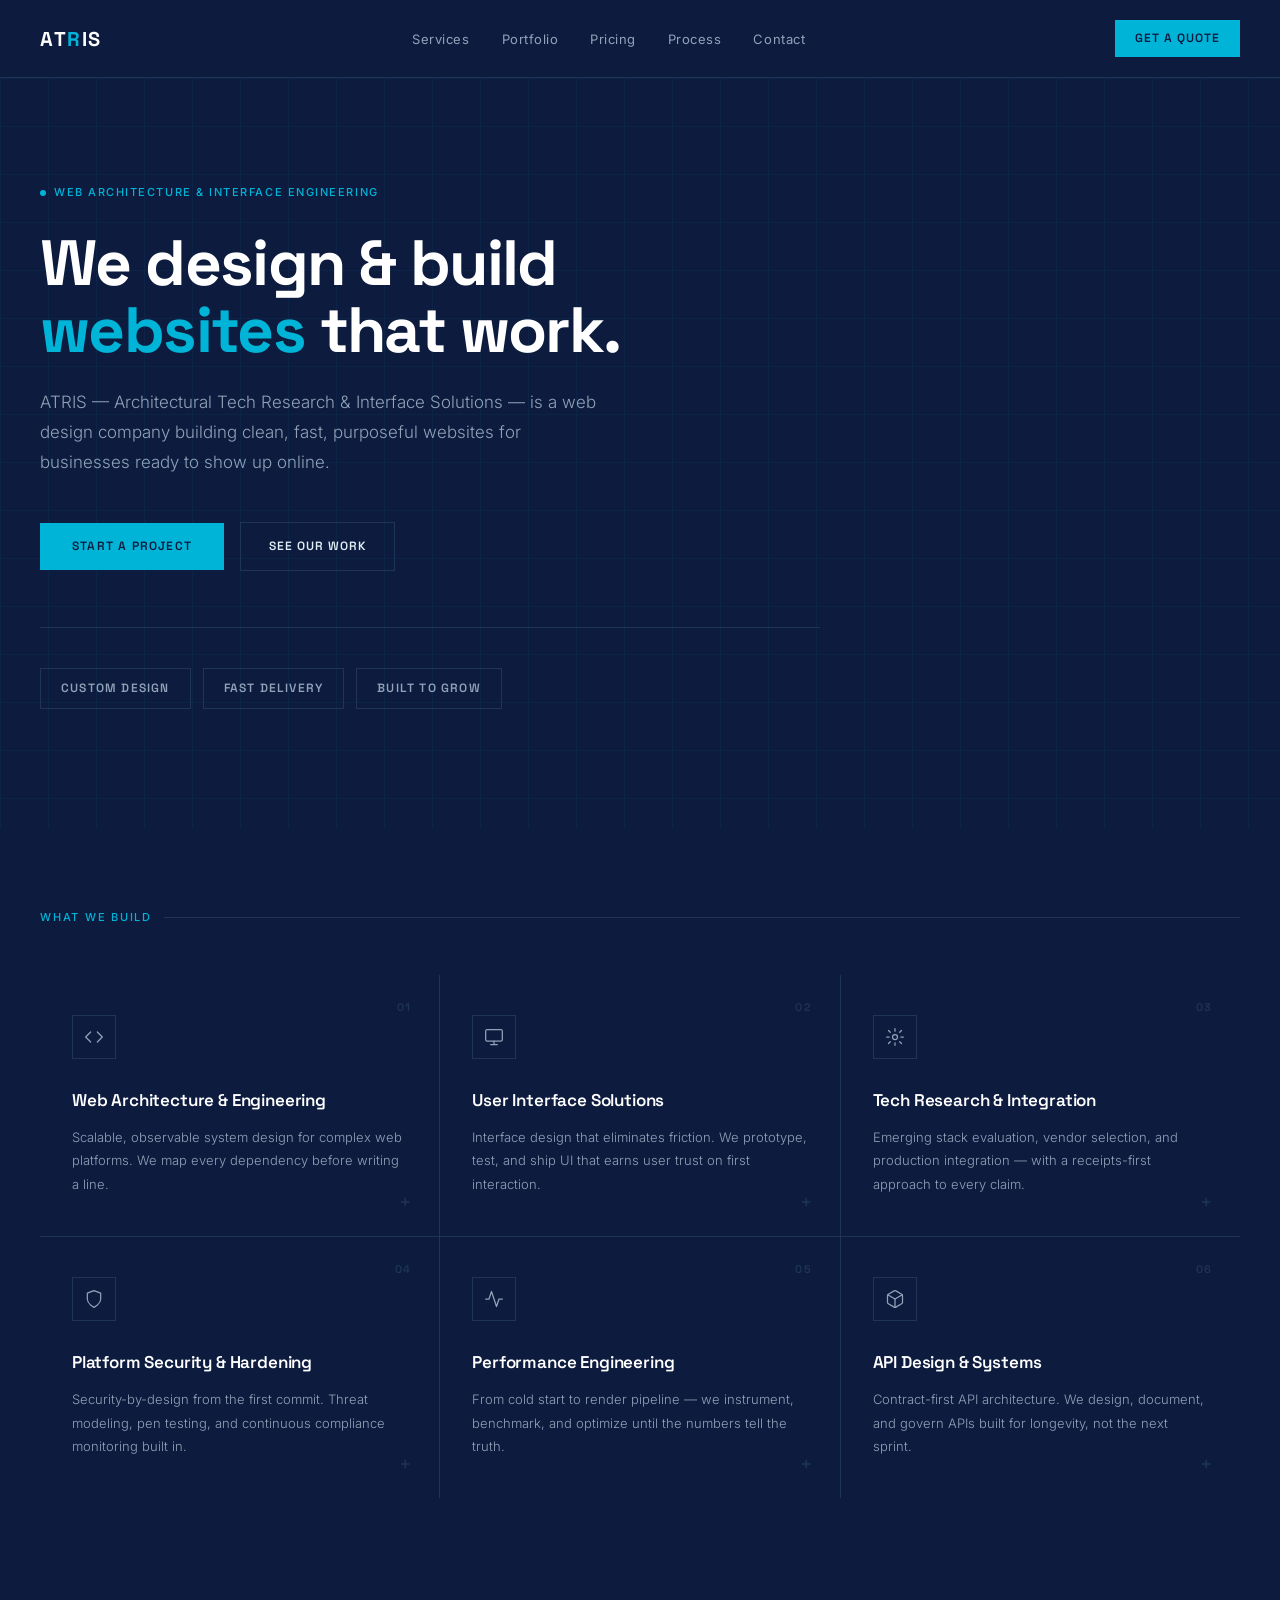
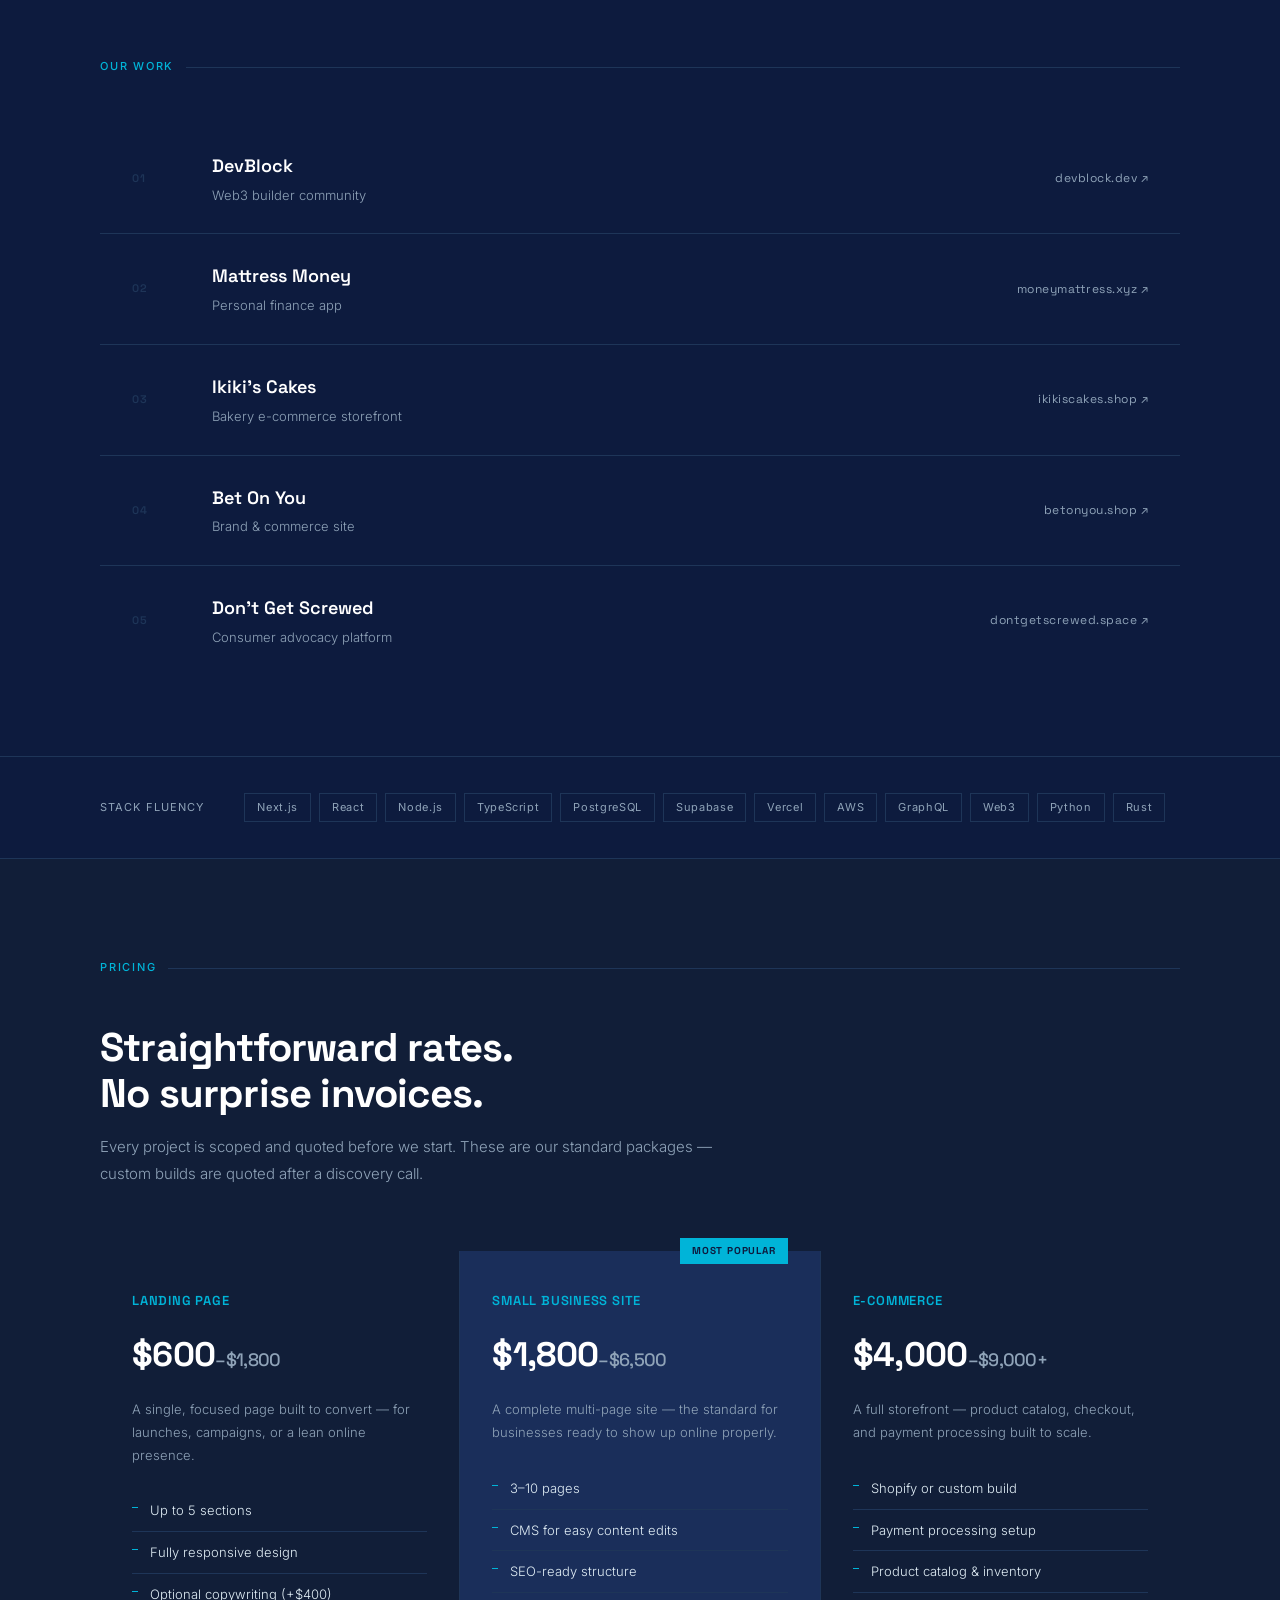
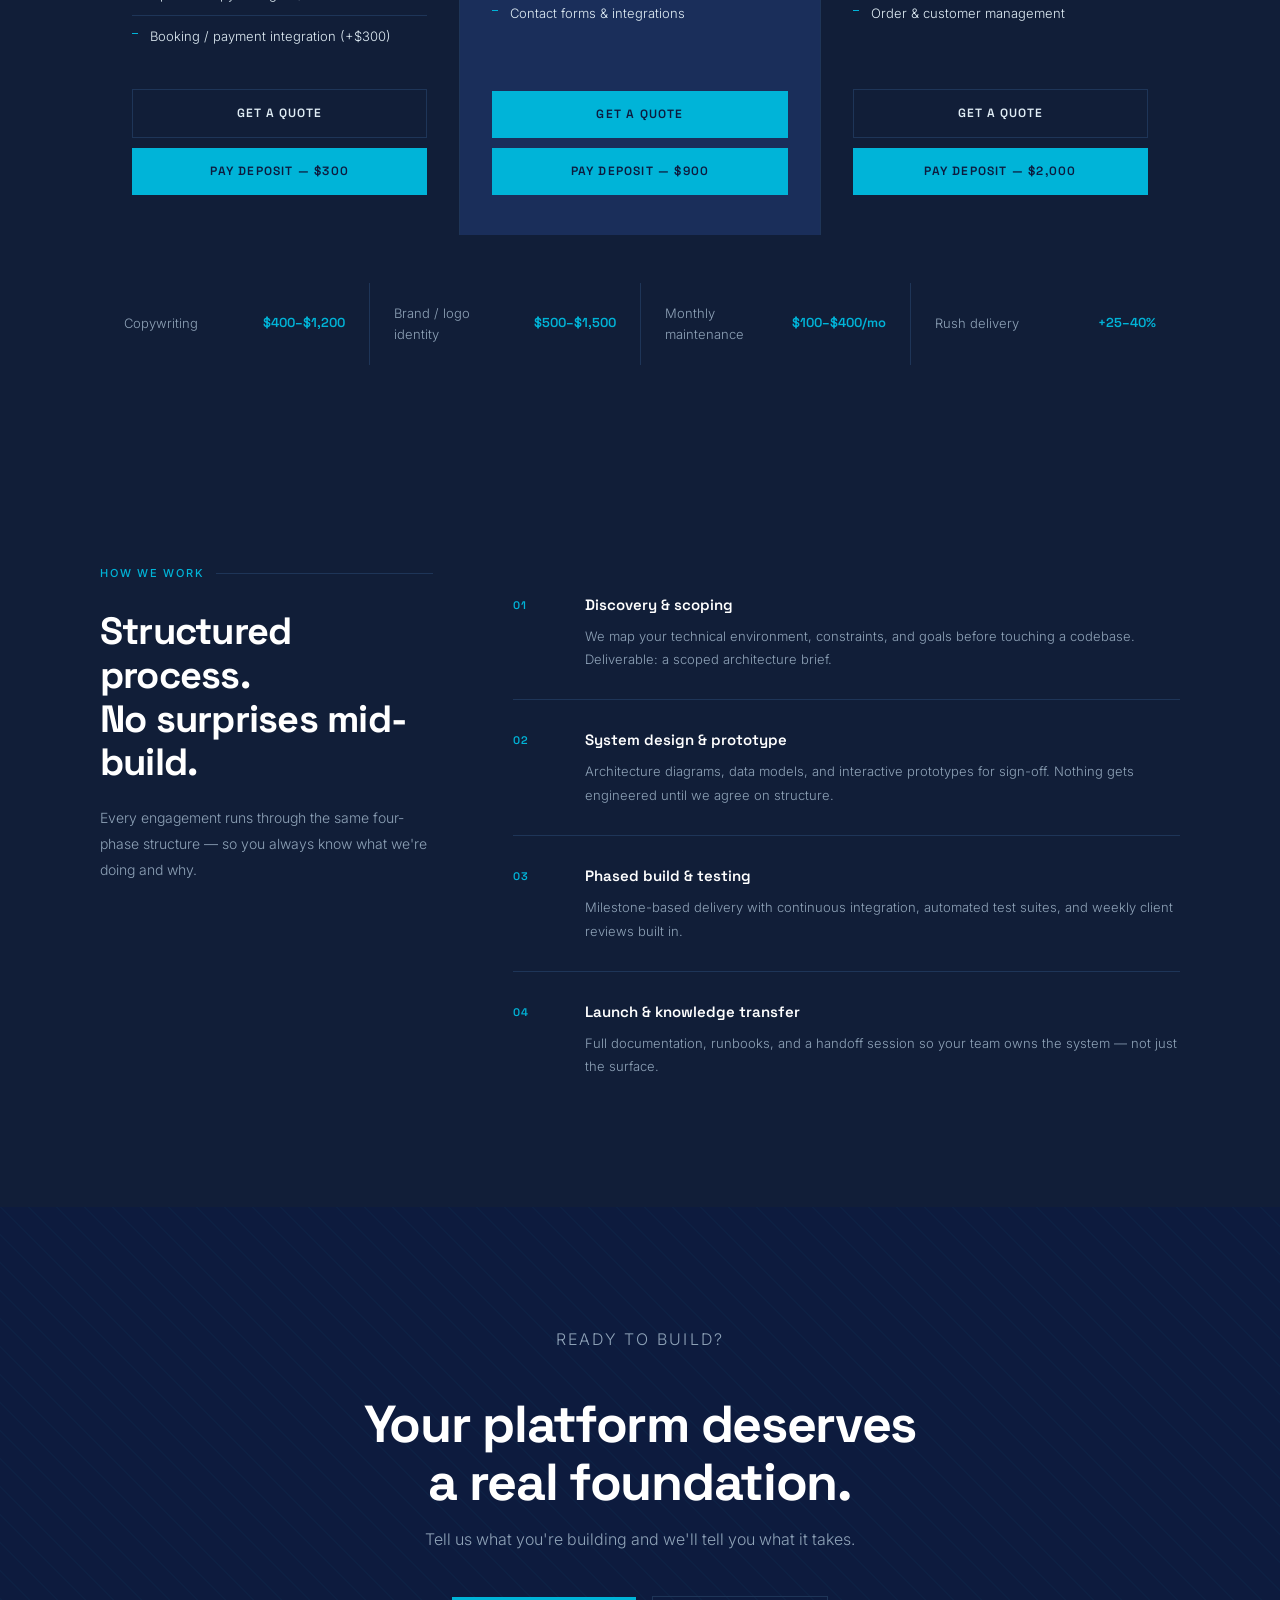
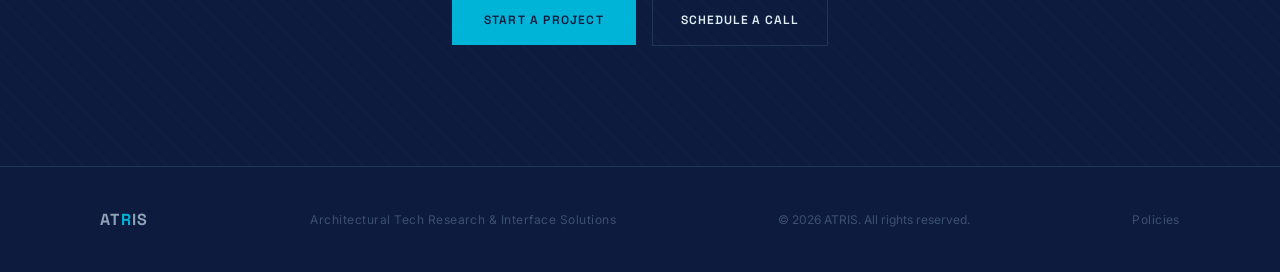
<file: index.html>
<!DOCTYPE html>
<html lang="en">
<head>
  <meta charset="UTF-8" />
  <meta name="viewport" content="width=device-width, initial-scale=1.0" />
  <title>ATRIS — Architectural Tech Research & Interface Solutions</title>
  <meta name="description" content="We build high-performance platforms, complex digital interfaces, and research-backed tech integration — engineered to carry real load." />
  <meta property="og:title" content="ATRIS — Architectural Tech Research & Interface Solutions" />
  <meta property="og:description" content="A web design company building clean, fast, purposeful websites." />
  <meta property="og:type" content="website" />
  <link rel="preconnect" href="https://fonts.googleapis.com" />
  <link rel="preconnect" href="https://fonts.gstatic.com" crossorigin />
  <link href="https://fonts.googleapis.com/css2?family=Space+Grotesk:wght@300;400;500;600;700&family=Inter:wght@300;400;500&display=swap" rel="stylesheet" />
  <link rel="stylesheet" href="style.css" />
</head>
<body>

  <!-- NAV -->
  <header class="a-nav">
    <a href="/" class="a-logo">AT<span>R</span>IS</a>
    <nav aria-label="Primary navigation">
      <ul class="a-nav-links">
        <li><a href="#services">Services</a></li>
        <li><a href="#portfolio">Portfolio</a></li>
        <li><a href="#pricing">Pricing</a></li>
        <li><a href="#process">Process</a></li>
        <li><a href="#contact">Contact</a></li>
      </ul>
    </nav>
    <a href="#contact" class="a-nav-cta">Get a Quote</a>
    <button class="a-hamburger" aria-label="Open menu" aria-expanded="false">
      <span></span><span></span><span></span>
    </button>
  </header>

  <!-- MOBILE NAV DRAWER -->
  <div class="a-mobile-nav" aria-hidden="true">
    <ul>
      <li><a href="#services">Services</a></li>
      <li><a href="#portfolio">Portfolio</a></li>
        <li><a href="#pricing">Pricing</a></li>
      <li><a href="#process">Process</a></li>
      <li><a href="#contact">Contact</a></li>
      <li><a href="#contact" class="a-nav-cta">Get a Quote</a></li>
    </ul>
  </div>

  <main>

    <!-- HERO -->
    <section class="a-hero" id="home">
      <div class="a-hero-grid" aria-hidden="true"></div>
      <div class="a-hero-inner">
        <div class="a-eyebrow">
          <span class="a-eyebrow-dot" aria-hidden="true"></span>
          Web Architecture & Interface Engineering
        </div>
        <h1>We design & build <em>websites</em> that work.</h1>
        <p class="a-hero-sub">ATRIS — Architectural Tech Research & Interface Solutions — is a web design company building clean, fast, purposeful websites for businesses ready to show up online.</p>
        <div class="a-hero-actions">
          <a href="#contact" class="a-btn-primary">Start a project</a>
          <a href="#portfolio" class="a-btn-ghost">See our work</a>
        </div>
        <div class="a-hero-pillars">
          <div class="a-pillar"><span>Custom design</span></div>
          <div class="a-pillar"><span>Fast delivery</span></div>
          <div class="a-pillar"><span>Built to grow</span></div>
        </div>
      </div>
    </section>

    <!-- SERVICES -->
    <section class="a-services" id="services">
      <div class="a-container">
        <div class="a-section-label">What we build</div>
        <div class="a-services-grid">

          <article class="a-service-card" data-num="01">
            <div class="a-service-icon" aria-hidden="true">
              <svg viewBox="0 0 24 24" fill="none" stroke-width="1.5" stroke-linecap="round" stroke-linejoin="round"><polyline points="16 18 22 12 16 6"/><polyline points="8 6 2 12 8 18"/></svg>
            </div>
            <h3>Web Architecture & Engineering</h3>
            <p>Scalable, observable system design for complex web platforms. We map every dependency before writing a line.</p>
          </article>

          <article class="a-service-card" data-num="02">
            <div class="a-service-icon" aria-hidden="true">
              <svg viewBox="0 0 24 24" fill="none" stroke-width="1.5" stroke-linecap="round" stroke-linejoin="round"><rect x="2" y="3" width="20" height="14" rx="2"/><path d="M8 21h8M12 17v4"/></svg>
            </div>
            <h3>User Interface Solutions</h3>
            <p>Interface design that eliminates friction. We prototype, test, and ship UI that earns user trust on first interaction.</p>
          </article>

          <article class="a-service-card" data-num="03">
            <div class="a-service-icon" aria-hidden="true">
              <svg viewBox="0 0 24 24" fill="none" stroke-width="1.5" stroke-linecap="round" stroke-linejoin="round"><circle cx="12" cy="12" r="3"/><path d="M12 2v3M12 19v3M4.22 4.22l2.12 2.12M17.66 17.66l2.12 2.12M2 12h3M19 12h3M4.22 19.78l2.12-2.12M17.66 6.34l2.12-2.12"/></svg>
            </div>
            <h3>Tech Research & Integration</h3>
            <p>Emerging stack evaluation, vendor selection, and production integration — with a receipts-first approach to every claim.</p>
          </article>

          <article class="a-service-card" data-num="04">
            <div class="a-service-icon" aria-hidden="true">
              <svg viewBox="0 0 24 24" fill="none" stroke-width="1.5" stroke-linecap="round" stroke-linejoin="round"><path d="M12 22s8-4 8-10V5l-8-3-8 3v7c0 6 8 10 8 10z"/></svg>
            </div>
            <h3>Platform Security & Hardening</h3>
            <p>Security-by-design from the first commit. Threat modeling, pen testing, and continuous compliance monitoring built in.</p>
          </article>

          <article class="a-service-card" data-num="05">
            <div class="a-service-icon" aria-hidden="true">
              <svg viewBox="0 0 24 24" fill="none" stroke-width="1.5" stroke-linecap="round" stroke-linejoin="round"><polyline points="22 12 18 12 15 21 9 3 6 12 2 12"/></svg>
            </div>
            <h3>Performance Engineering</h3>
            <p>From cold start to render pipeline — we instrument, benchmark, and optimize until the numbers tell the truth.</p>
          </article>

          <article class="a-service-card" data-num="06">
            <div class="a-service-icon" aria-hidden="true">
              <svg viewBox="0 0 24 24" fill="none" stroke-width="1.5" stroke-linecap="round" stroke-linejoin="round"><path d="M21 16V8a2 2 0 0 0-1-1.73l-7-4a2 2 0 0 0-2 0l-7 4A2 2 0 0 0 3 8v8a2 2 0 0 0 1 1.73l7 4a2 2 0 0 0 2 0l7-4A2 2 0 0 0 21 16z"/><polyline points="3.27 6.96 12 12.01 20.73 6.96"/><line x1="12" y1="22.08" x2="12" y2="12"/></svg>
            </div>
            <h3>API Design & Systems</h3>
            <p>Contract-first API architecture. We design, document, and govern APIs built for longevity, not the next sprint.</p>
          </article>

        </div>
      </div>
    </section>

    <!-- PORTFOLIO -->
    <section class="a-portfolio" id="portfolio">
      <div class="a-container">
        <div class="a-section-label">Our work</div>
        <div class="a-portfolio-grid">

          <a href="https://devblock.dev" target="_blank" rel="noopener" class="a-portfolio-card">
            <div class="a-portfolio-num">01</div>
            <div class="a-portfolio-info">
              <h3>DevBlock</h3>
              <p>Web3 builder community</p>
            </div>
            <div class="a-portfolio-url">devblock.dev &#8599;</div>
          </a>

          <a href="https://moneymattress.xyz" target="_blank" rel="noopener" class="a-portfolio-card">
            <div class="a-portfolio-num">02</div>
            <div class="a-portfolio-info">
              <h3>Mattress Money</h3>
              <p>Personal finance app</p>
            </div>
            <div class="a-portfolio-url">moneymattress.xyz &#8599;</div>
          </a>

          <a href="https://ikikiscakes.shop" target="_blank" rel="noopener" class="a-portfolio-card">
            <div class="a-portfolio-num">03</div>
            <div class="a-portfolio-info">
              <h3>Ikiki's Cakes</h3>
              <p>Bakery e-commerce storefront</p>
            </div>
            <div class="a-portfolio-url">ikikiscakes.shop &#8599;</div>
          </a>

          <a href="https://betonyou.shop" target="_blank" rel="noopener" class="a-portfolio-card">
            <div class="a-portfolio-num">04</div>
            <div class="a-portfolio-info">
              <h3>Bet On You</h3>
              <p>Brand &amp; commerce site</p>
            </div>
            <div class="a-portfolio-url">betonyou.shop &#8599;</div>
          </a>

          <a href="https://dontgetscrewed.space" target="_blank" rel="noopener" class="a-portfolio-card">
            <div class="a-portfolio-num">05</div>
            <div class="a-portfolio-info">
              <h3>Don't Get Screwed</h3>
              <p>Consumer advocacy platform</p>
            </div>
            <div class="a-portfolio-url">dontgetscrewed.space &#8599;</div>
          </a>

        </div>
      </div>
    </section>

    <!-- TECH STRIP -->
    <div class="a-tech">
      <div class="a-container">
        <div class="a-tech-inner">
          <span class="a-tech-label">Stack fluency</span>
          <div class="a-tech-pills">
            <span class="a-pill">Next.js</span>
            <span class="a-pill">React</span>
            <span class="a-pill">Node.js</span>
            <span class="a-pill">TypeScript</span>
            <span class="a-pill">PostgreSQL</span>
            <span class="a-pill">Supabase</span>
            <span class="a-pill">Vercel</span>
            <span class="a-pill">AWS</span>
            <span class="a-pill">GraphQL</span>
            <span class="a-pill">Web3</span>
            <span class="a-pill">Python</span>
            <span class="a-pill">Rust</span>
          </div>
        </div>
      </div>
    </div>

    <!-- PRICING -->
    <section class="a-pricing" id="pricing">
      <div class="a-container">
        <div class="a-section-label">Pricing</div>
        <div class="a-pricing-intro">
          <h2>Straightforward rates.<br>No surprise invoices.</h2>
          <p>Every project is scoped and quoted before we start. These are our standard packages — custom builds are quoted after a discovery call.</p>
        </div>

        <div class="a-pricing-grid">

          <div class="a-pricing-card">
            <div class="a-pricing-tier">Landing Page</div>
            <div class="a-pricing-range">$600<span>&#8211;$1,800</span></div>
            <p class="a-pricing-desc">A single, focused page built to convert — for launches, campaigns, or a lean online presence.</p>
            <ul class="a-pricing-features">
              <li>Up to 5 sections</li>
              <li>Fully responsive design</li>
              <li>Optional copywriting (+$400)</li>
              <li>Booking / payment integration (+$300)</li>
            </ul>
            <a href="#contact" class="a-btn-ghost a-pricing-cta">Get a quote</a>
            <a href="https://app.mercury.com/pay/wr7qd2d882kzkr3p" target="_blank" rel="noopener" class="a-btn-primary a-pricing-cta a-pricing-pay">Pay Deposit — $300</a>
          </div>

          <div class="a-pricing-card a-pricing-featured">
            <div class="a-pricing-badge">Most popular</div>
            <div class="a-pricing-tier">Small Business Site</div>
            <div class="a-pricing-range">$1,800<span>&#8211;$6,500</span></div>
            <p class="a-pricing-desc">A complete multi-page site — the standard for businesses ready to show up online properly.</p>
            <ul class="a-pricing-features">
              <li>3–10 pages</li>
              <li>CMS for easy content edits</li>
              <li>SEO-ready structure</li>
              <li>Contact forms &amp; integrations</li>
            </ul>
            <a href="#contact" class="a-btn-primary a-pricing-cta">Get a quote</a>
            <a href="https://app.mercury.com/pay/mlrkzrgmg91w8wz3" target="_blank" rel="noopener" class="a-btn-primary a-pricing-cta a-pricing-pay">Pay Deposit — $900</a>
          </div>

          <div class="a-pricing-card">
            <div class="a-pricing-tier">E-Commerce</div>
            <div class="a-pricing-range">$4,000<span>&#8211;$9,000+</span></div>
            <p class="a-pricing-desc">A full storefront — product catalog, checkout, and payment processing built to scale.</p>
            <ul class="a-pricing-features">
              <li>Shopify or custom build</li>
              <li>Payment processing setup</li>
              <li>Product catalog &amp; inventory</li>
              <li>Order &amp; customer management</li>
            </ul>
            <a href="#contact" class="a-btn-ghost a-pricing-cta">Get a quote</a>
            <a href="https://app.mercury.com/pay/9wlxs5xj6cg1fqxd" target="_blank" rel="noopener" class="a-btn-primary a-pricing-cta a-pricing-pay">Pay Deposit — $2,000</a>
          </div>

        </div>

        <div class="a-pricing-addons">
          <div class="a-addon"><span class="a-addon-label">Copywriting</span><span class="a-addon-price">$400&#8211;$1,200</span></div>
          <div class="a-addon"><span class="a-addon-label">Brand / logo identity</span><span class="a-addon-price">$500&#8211;$1,500</span></div>
          <div class="a-addon"><span class="a-addon-label">Monthly maintenance</span><span class="a-addon-price">$100&#8211;$400/mo</span></div>
          <div class="a-addon"><span class="a-addon-label">Rush delivery</span><span class="a-addon-price">+25&#8211;40%</span></div>
        </div>
      </div>
    </section>

    <!-- PROCESS -->
    <section class="a-process" id="process">
      <div class="a-container">
        <div class="a-process-inner">
          <div class="a-process-intro">
            <div class="a-section-label">How we work</div>
            <h2>Structured process.<br>No surprises mid-build.</h2>
            <p>Every engagement runs through the same four-phase structure — so you always know what we're doing and why.</p>
          </div>
          <div class="a-process-steps">
            <div class="a-step">
              <div class="a-step-num">01</div>
              <div>
                <h4>Discovery & scoping</h4>
                <p>We map your technical environment, constraints, and goals before touching a codebase. Deliverable: a scoped architecture brief.</p>
              </div>
            </div>
            <div class="a-step">
              <div class="a-step-num">02</div>
              <div>
                <h4>System design & prototype</h4>
                <p>Architecture diagrams, data models, and interactive prototypes for sign-off. Nothing gets engineered until we agree on structure.</p>
              </div>
            </div>
            <div class="a-step">
              <div class="a-step-num">03</div>
              <div>
                <h4>Phased build & testing</h4>
                <p>Milestone-based delivery with continuous integration, automated test suites, and weekly client reviews built in.</p>
              </div>
            </div>
            <div class="a-step">
              <div class="a-step-num">04</div>
              <div>
                <h4>Launch & knowledge transfer</h4>
                <p>Full documentation, runbooks, and a handoff session so your team owns the system — not just the surface.</p>
              </div>
            </div>
          </div>
        </div>
      </div>
    </section>

    <!-- CTA / CONTACT -->
    <section class="a-cta-section" id="contact">
      <div class="a-cta-bg" aria-hidden="true"></div>
      <div class="a-container">
        <div class="a-cta-inner">
          <p class="a-cta-eyebrow">Ready to build?</p>
          <h2>Your platform deserves<br>a real foundation.</h2>
          <p>Tell us what you're building and we'll tell you what it takes.</p>
          <div class="a-cta-row">
            <a href="mailto:hello@atris.dev" class="a-btn-primary">Start a project</a>
            <a href="mailto:hello@atris.dev" class="a-btn-ghost">Schedule a call</a>
          </div>
        </div>
      </div>
    </section>

  </main>

  <!-- FOOTER -->
  <footer class="a-footer">
    <div class="a-container">
      <div class="a-footer-inner">
        <div class="a-footer-logo">AT<span>R</span>IS</div>
        <p class="a-footer-tagline">Architectural Tech Research & Interface Solutions</p>
        <p class="a-footer-copy">&copy; 2026 ATRIS. All rights reserved.</p>
        <a href="/policies.html" class="a-footer-policy-link">Policies</a>
      </div>
    </div>
  </footer>

  <script src="script.js"></script>
</body>
</html>
</file>
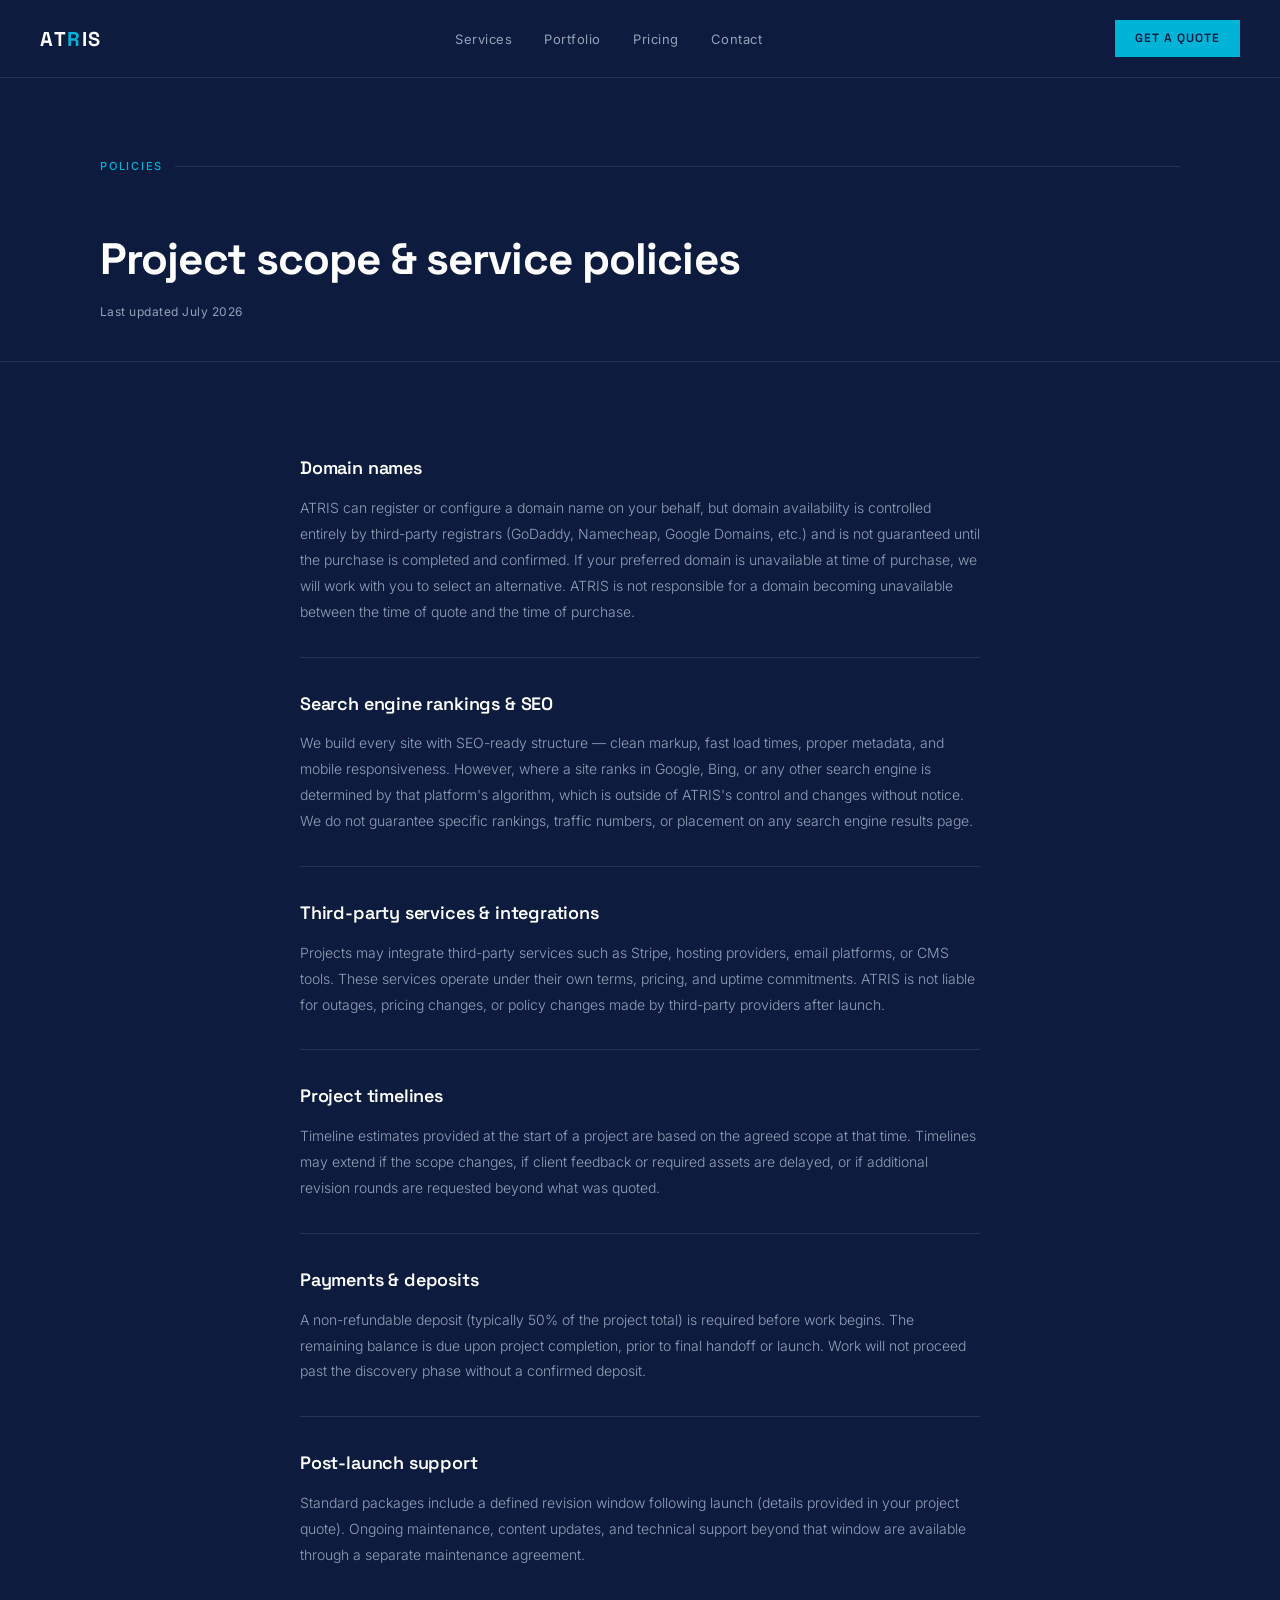
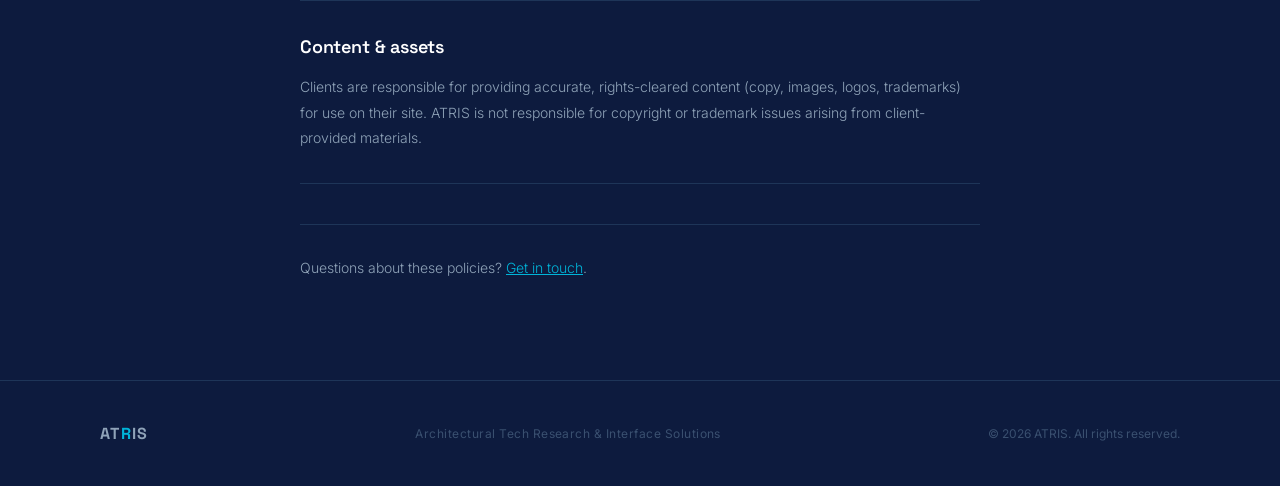
<file: policies.html>
<!DOCTYPE html>
<html lang="en">
<head>
  <meta charset="UTF-8" />
  <meta name="viewport" content="width=device-width, initial-scale=1.0" />
  <title>Policies — ATRIS</title>
  <meta name="description" content="ATRIS project policies: scope, timelines, domains, SEO, and third-party services." />
  <link rel="preconnect" href="https://fonts.googleapis.com" />
  <link rel="preconnect" href="https://fonts.gstatic.com" crossorigin />
  <link href="https://fonts.googleapis.com/css2?family=Space+Grotesk:wght@300;400;500;600;700&family=Inter:wght@300;400;500&display=swap" rel="stylesheet" />
  <link rel="stylesheet" href="style.css" />
</head>
<body>

  <header class="a-nav">
    <a href="/" class="a-logo">AT<span>R</span>IS</a>
    <nav aria-label="Primary navigation">
      <ul class="a-nav-links">
        <li><a href="/#services">Services</a></li>
        <li><a href="/#portfolio">Portfolio</a></li>
        <li><a href="/#pricing">Pricing</a></li>
        <li><a href="/#contact">Contact</a></li>
      </ul>
    </nav>
    <a href="/#contact" class="a-nav-cta">Get a Quote</a>
    <button class="a-hamburger" aria-label="Open menu" aria-expanded="false">
      <span></span><span></span><span></span>
    </button>
  </header>

  <div class="a-mobile-nav" aria-hidden="true">
    <ul>
      <li><a href="/#services">Services</a></li>
      <li><a href="/#portfolio">Portfolio</a></li>
      <li><a href="/#pricing">Pricing</a></li>
      <li><a href="/#contact">Contact</a></li>
      <li><a href="/#contact" class="a-nav-cta">Get a Quote</a></li>
    </ul>
  </div>

  <main>
    <section class="a-policy-hero">
      <div class="a-container">
        <div class="a-section-label">Policies</div>
        <h1>Project scope &amp; service policies</h1>
        <p class="a-policy-updated">Last updated July 2026</p>
      </div>
    </section>

    <section class="a-policy-body">
      <div class="a-container">

        <div class="a-policy-block">
          <h2>Domain names</h2>
          <p>ATRIS can register or configure a domain name on your behalf, but domain availability is controlled entirely by third-party registrars (GoDaddy, Namecheap, Google Domains, etc.) and is not guaranteed until the purchase is completed and confirmed. If your preferred domain is unavailable at time of purchase, we will work with you to select an alternative. ATRIS is not responsible for a domain becoming unavailable between the time of quote and the time of purchase.</p>
        </div>

        <div class="a-policy-block">
          <h2>Search engine rankings &amp; SEO</h2>
          <p>We build every site with SEO-ready structure — clean markup, fast load times, proper metadata, and mobile responsiveness. However, where a site ranks in Google, Bing, or any other search engine is determined by that platform's algorithm, which is outside of ATRIS's control and changes without notice. We do not guarantee specific rankings, traffic numbers, or placement on any search engine results page.</p>
        </div>

        <div class="a-policy-block">
          <h2>Third-party services &amp; integrations</h2>
          <p>Projects may integrate third-party services such as Stripe, hosting providers, email platforms, or CMS tools. These services operate under their own terms, pricing, and uptime commitments. ATRIS is not liable for outages, pricing changes, or policy changes made by third-party providers after launch.</p>
        </div>

        <div class="a-policy-block">
          <h2>Project timelines</h2>
          <p>Timeline estimates provided at the start of a project are based on the agreed scope at that time. Timelines may extend if the scope changes, if client feedback or required assets are delayed, or if additional revision rounds are requested beyond what was quoted.</p>
        </div>

        <div class="a-policy-block">
          <h2>Payments &amp; deposits</h2>
          <p>A non-refundable deposit (typically 50% of the project total) is required before work begins. The remaining balance is due upon project completion, prior to final handoff or launch. Work will not proceed past the discovery phase without a confirmed deposit.</p>
        </div>

        <div class="a-policy-block">
          <h2>Post-launch support</h2>
          <p>Standard packages include a defined revision window following launch (details provided in your project quote). Ongoing maintenance, content updates, and technical support beyond that window are available through a separate maintenance agreement.</p>
        </div>

        <div class="a-policy-block">
          <h2>Content &amp; assets</h2>
          <p>Clients are responsible for providing accurate, rights-cleared content (copy, images, logos, trademarks) for use on their site. ATRIS is not responsible for copyright or trademark issues arising from client-provided materials.</p>
        </div>

        <div class="a-policy-contact">
          <p>Questions about these policies? <a href="/#contact">Get in touch</a>.</p>
        </div>

      </div>
    </section>
  </main>

  <footer class="a-footer">
    <div class="a-container">
      <div class="a-footer-inner">
        <div class="a-footer-logo">AT<span>R</span>IS</div>
        <p class="a-footer-tagline">Architectural Tech Research &amp; Interface Solutions</p>
        <p class="a-footer-copy">&copy; 2026 ATRIS. All rights reserved.</p>
      </div>
    </div>
  </footer>

  <script src="script.js"></script>
</body>
</html>
</file>
<file: style.css>
*, *::before, *::after {
  margin: 0;
  padding: 0;
  box-sizing: border-box;
}

:root {
  --navy:       #0D1B3E;
  --slate:      #1A2E5A;
  --card-bg:    #111E38;
  --card-border:#1E3558;
  --rule:       #1E3558;
  --cyan:       #00B4D8;
  --cyan-hover: #19C6E8;
  --frost:      #E0EDF5;
  --ghost:      #F0F4F8;
  --mid:        #8FA3B8;
  --font-display: 'Space Grotesk', sans-serif;
  --font-body:    'Inter', sans-serif;
}

html { scroll-behavior: smooth; font-size: 16px; }

body {
  font-family: var(--font-body);
  background: var(--navy);
  color: var(--ghost);
  line-height: 1.6;
  overflow-x: hidden;
}

a { text-decoration: none; color: inherit; }

.a-container { max-width: 1160px; margin: 0 auto; padding: 0 40px; }

/* NAV */
.a-nav {
  display: flex;
  align-items: center;
  justify-content: space-between;
  padding: 20px 40px;
  border-bottom: 1px solid var(--rule);
  position: sticky;
  top: 0;
  z-index: 100;
  background: var(--navy);
}
.a-logo { font-family: var(--font-display); font-weight: 700; font-size: 20px; letter-spacing: 0.08em; color: #fff; }
.a-logo span { color: var(--cyan); }
.a-nav-links { display: flex; gap: 32px; list-style: none; }
.a-nav-links a { font-size: 13px; color: var(--mid); letter-spacing: 0.04em; transition: color 0.2s; }
.a-nav-links a:hover { color: #fff; }
.a-nav-cta { font-family: var(--font-display); font-size: 12px; font-weight: 600; letter-spacing: 0.08em; color: var(--navy); background: var(--cyan); border: none; padding: 9px 20px; cursor: pointer; text-transform: uppercase; transition: background 0.2s; display: inline-block; }
.a-nav-cta:hover { background: var(--cyan-hover); }
.a-hamburger { display: none; flex-direction: column; gap: 5px; background: none; border: none; cursor: pointer; padding: 4px; }
.a-hamburger span { display: block; width: 22px; height: 1.5px; background: var(--ghost); }
.a-mobile-nav { display: none; position: fixed; inset: 0; background: var(--navy); z-index: 99; padding: 80px 40px 40px; flex-direction: column; }
.a-mobile-nav.is-open { display: flex; }
.a-mobile-nav ul { list-style: none; }
.a-mobile-nav li { border-bottom: 1px solid var(--rule); }
.a-mobile-nav a { display: block; padding: 18px 0; font-family: var(--font-display); font-size: 22px; font-weight: 600; color: #fff; }
.a-mobile-nav .a-nav-cta { margin-top: 32px; font-size: 14px; }

/* BUTTONS */
.a-btn-primary { font-family: var(--font-display); font-size: 12px; font-weight: 600; letter-spacing: 0.1em; text-transform: uppercase; color: var(--navy); background: var(--cyan); border: none; padding: 14px 32px; cursor: pointer; display: inline-block; transition: background 0.2s; }
.a-btn-primary:hover { background: var(--cyan-hover); }
.a-btn-ghost { font-family: var(--font-display); font-size: 12px; font-weight: 600; letter-spacing: 0.08em; text-transform: uppercase; color: var(--frost); background: transparent; border: 1px solid var(--card-border); padding: 14px 28px; cursor: pointer; display: inline-block; transition: border-color 0.2s, color 0.2s; }
.a-btn-ghost:hover { border-color: var(--mid); color: #fff; }

/* SECTION LABEL */
.a-section-label { font-size: 11px; letter-spacing: 0.16em; color: var(--cyan); text-transform: uppercase; font-weight: 500; margin-bottom: 48px; display: flex; align-items: center; gap: 12px; }
.a-section-label::after { content: ''; flex: 1; height: 1px; background: var(--rule); }

/* HERO */
.a-hero { position: relative; padding: 100px 40px 120px; overflow: hidden; }
.a-hero-grid { position: absolute; inset: 0; opacity: 0.06; background-image: linear-gradient(var(--cyan) 1px, transparent 1px), linear-gradient(90deg, var(--cyan) 1px, transparent 1px); background-size: 48px 48px; }
.a-hero-inner { position: relative; z-index: 2; max-width: 780px; }
.a-eyebrow { display: inline-flex; align-items: center; gap: 8px; font-size: 11px; letter-spacing: 0.14em; color: var(--cyan); text-transform: uppercase; margin-bottom: 28px; font-weight: 500; }
.a-eyebrow-dot { width: 6px; height: 6px; background: var(--cyan); border-radius: 50%; flex-shrink: 0; animation: atris-pulse 2s ease-in-out infinite; }
@keyframes atris-pulse { 0%, 100% { opacity: 1; transform: scale(1); } 50% { opacity: 0.4; transform: scale(0.65); } }
.a-hero h1 { font-family: var(--font-display); font-size: clamp(38px, 6vw, 64px); font-weight: 700; line-height: 1.05; letter-spacing: -0.025em; color: #fff; margin-bottom: 24px; }
.a-hero h1 em { font-style: normal; color: var(--cyan); }
.a-hero-sub { font-size: 17px; line-height: 1.75; color: var(--mid); max-width: 560px; margin-bottom: 44px; font-weight: 300; }
.a-hero-actions { display: flex; align-items: center; gap: 16px; flex-wrap: wrap; }
.a-hero-pillars { display: flex; gap: 12px; margin-top: 56px; padding-top: 40px; border-top: 1px solid var(--rule); flex-wrap: wrap; }
.a-pillar { font-family: var(--font-display); font-size: 12px; font-weight: 600; letter-spacing: 0.1em; text-transform: uppercase; color: var(--mid); border: 1px solid var(--rule); padding: 10px 20px; transition: border-color 0.2s, color 0.2s; }
.a-pillar:hover { border-color: var(--cyan); color: var(--cyan); }

/* SERVICES */
.a-services { padding: 80px 0; }
.a-services .a-container { max-width: 100%; padding: 0 40px; }
.a-services-grid { display: grid; grid-template-columns: repeat(3, 1fr); gap: 1px; background: var(--rule); }
.a-service-card { background: var(--navy); padding: 40px 32px; position: relative; overflow: hidden; transition: background 0.25s; }
.a-service-card:hover { background: var(--card-bg); }
.a-service-card::before { content: attr(data-num); position: absolute; top: 24px; right: 28px; font-family: var(--font-display); font-size: 11px; color: var(--rule); letter-spacing: 0.1em; font-weight: 600; transition: color 0.25s; }
.a-service-card:hover::before { color: var(--cyan); }
.a-service-icon { width: 44px; height: 44px; border: 1px solid var(--card-border); display: flex; align-items: center; justify-content: center; margin-bottom: 28px; transition: border-color 0.25s; }
.a-service-card:hover .a-service-icon { border-color: var(--cyan); }
.a-service-icon svg { width: 20px; height: 20px; stroke: var(--mid); transition: stroke 0.25s; }
.a-service-card:hover .a-service-icon svg { stroke: var(--cyan); }
.a-service-card h3 { font-family: var(--font-display); font-size: 17px; font-weight: 600; color: #fff; margin-bottom: 12px; letter-spacing: -0.01em; }
.a-service-card p { font-size: 13px; line-height: 1.8; color: var(--mid); font-weight: 300; }

/* TECH STRIP */
.a-tech { padding: 36px 0; border-top: 1px solid var(--rule); border-bottom: 1px solid var(--rule); }
.a-tech-inner { display: flex; align-items: center; gap: 40px; flex-wrap: wrap; }
.a-tech-label { font-size: 11px; color: var(--mid); letter-spacing: 0.1em; text-transform: uppercase; white-space: nowrap; }
.a-tech-pills { display: flex; flex-wrap: wrap; gap: 8px; flex: 1; }
.a-pill { font-size: 11px; letter-spacing: 0.06em; color: var(--mid); border: 1px solid var(--rule); padding: 5px 12px; transition: border-color 0.2s, color 0.2s; cursor: default; }
.a-pill:hover { border-color: var(--cyan); color: var(--cyan); }

/* PROCESS */
.a-process { padding: 100px 0; background: var(--card-bg); }
.a-process-inner { display: grid; grid-template-columns: 1fr 2fr; gap: 80px; align-items: start; }
.a-process-intro .a-section-label { margin-bottom: 28px; }
.a-process-intro h2 { font-family: var(--font-display); font-size: clamp(28px, 3vw, 38px); font-weight: 700; color: #fff; line-height: 1.15; letter-spacing: -0.02em; margin-bottom: 20px; }
.a-process-intro p { font-size: 14px; line-height: 1.85; color: var(--mid); font-weight: 300; }
.a-process-steps { display: flex; flex-direction: column; }
.a-step { display: grid; grid-template-columns: 48px 1fr; gap: 24px; padding: 28px 0; border-bottom: 1px solid var(--rule); }
.a-step:last-child { border-bottom: none; }
.a-step-num { font-family: var(--font-display); font-size: 11px; font-weight: 600; color: var(--cyan); letter-spacing: 0.1em; padding-top: 4px; }
.a-step h4 { font-family: var(--font-display); font-size: 15px; font-weight: 600; color: #fff; margin-bottom: 8px; }
.a-step p { font-size: 13px; line-height: 1.8; color: var(--mid); font-weight: 300; }

/* CTA */
.a-cta-section { padding: 120px 0; position: relative; overflow: hidden; text-align: center; }
.a-cta-bg { position: absolute; inset: 0; opacity: 0.035; background-image: repeating-linear-gradient(45deg, var(--cyan) 0, var(--cyan) 1px, transparent 0, transparent 50%); background-size: 28px 28px; }
.a-cta-inner { position: relative; z-index: 2; }
.a-cta-eyebrow { font-size: 11px; letter-spacing: 0.14em; color: var(--cyan); text-transform: uppercase; font-weight: 500; margin-bottom: 20px; }
.a-cta-inner h2 { font-family: var(--font-display); font-size: clamp(32px, 5vw, 52px); font-weight: 700; color: #fff; letter-spacing: -0.025em; margin-bottom: 16px; line-height: 1.1; }
.a-cta-inner > p { font-size: 16px; color: var(--mid); margin-bottom: 44px; font-weight: 300; }
.a-cta-row { display: flex; align-items: center; justify-content: center; gap: 16px; flex-wrap: wrap; }

/* FOOTER */
.a-footer { padding: 40px 0; border-top: 1px solid var(--rule); }
.a-footer-inner { display: flex; align-items: center; justify-content: space-between; flex-wrap: wrap; gap: 12px; }
.a-footer-logo { font-family: var(--font-display); font-weight: 700; font-size: 16px; letter-spacing: 0.08em; color: var(--mid); }
.a-footer-logo span { color: var(--cyan); }
.a-footer-tagline { font-size: 12px; color: #3A5070; letter-spacing: 0.04em; }
.a-footer-copy { font-size: 12px; color: #3A5070; }

/* RESPONSIVE */
@media (max-width: 900px) {
  .a-services-grid { grid-template-columns: repeat(2, 1fr); }
  .a-process-inner { grid-template-columns: 1fr; gap: 48px; }
}
@media (max-width: 700px) {
  .a-nav { padding: 16px 20px; }
  .a-nav-links, .a-nav > .a-nav-cta { display: none; }
  .a-hamburger { display: flex; }
  .a-hero { padding: 60px 20px 80px; }
  .a-services .a-container, .a-container { padding: 0 20px; }
  .a-services-grid { grid-template-columns: 1fr; }
  .a-tech-inner { flex-direction: column; align-items: flex-start; gap: 16px; }
  .a-footer-inner { flex-direction: column; align-items: flex-start; }
  .a-hero-pillars { gap: 8px; }
}
@media (prefers-reduced-motion: reduce) {
  .a-eyebrow-dot { animation: none; }
  html { scroll-behavior: auto; }
}


/* PORTFOLIO */
.a-portfolio { padding: 80px 0; }
.a-portfolio-grid { display: flex; flex-direction: column; gap: 1px; background: var(--rule); }
.a-portfolio-card { display: grid; grid-template-columns: 48px 1fr auto; align-items: center; gap: 32px; padding: 28px 32px; background: var(--navy); text-decoration: none; transition: background 0.2s; }
.a-portfolio-card:hover { background: var(--card-bg); }
.a-portfolio-num { font-family: var(--font-display); font-size: 11px; font-weight: 600; color: var(--rule); letter-spacing: 0.1em; transition: color 0.2s; }
.a-portfolio-card:hover .a-portfolio-num { color: var(--cyan); }
.a-portfolio-info h3 { font-family: var(--font-display); font-size: 18px; font-weight: 600; color: #fff; margin-bottom: 4px; }
.a-portfolio-info p { font-size: 13px; color: var(--mid); font-weight: 300; }
.a-portfolio-url { font-family: var(--font-display); font-size: 12px; color: var(--mid); letter-spacing: 0.04em; white-space: nowrap; transition: color 0.2s; }
.a-portfolio-card:hover .a-portfolio-url { color: var(--cyan); }

@media (max-width: 700px) {
  .a-portfolio-card { grid-template-columns: 1fr; gap: 8px; padding: 24px 20px; }
  .a-portfolio-url { font-size: 11px; }
}

/* PRICING */
.a-pricing { padding: 100px 0; background: var(--card-bg); }

.a-pricing-intro { max-width: 640px; margin-bottom: 64px; }
.a-pricing-intro h2 {
  font-family: var(--font-display);
  font-size: clamp(28px, 4vw, 40px);
  font-weight: 700;
  color: #fff;
  line-height: 1.15;
  letter-spacing: -0.02em;
  margin-bottom: 16px;
}
.a-pricing-intro p {
  font-size: 15px;
  line-height: 1.8;
  color: var(--mid);
  font-weight: 300;
}

.a-pricing-grid {
  display: grid;
  grid-template-columns: repeat(3, 1fr);
  gap: 1px;
  background: var(--rule);
  margin-bottom: 48px;
}

.a-pricing-card {
  background: var(--card-bg);
  padding: 40px 32px;
  display: flex;
  flex-direction: column;
  position: relative;
}

.a-pricing-featured { background: var(--slate); }

.a-pricing-badge {
  position: absolute;
  top: 0;
  right: 32px;
  transform: translateY(-50%);
  background: var(--cyan);
  color: var(--navy);
  font-family: var(--font-display);
  font-size: 10px;
  font-weight: 700;
  letter-spacing: 0.08em;
  text-transform: uppercase;
  padding: 5px 12px;
}

.a-pricing-tier {
  font-family: var(--font-display);
  font-size: 13px;
  font-weight: 600;
  letter-spacing: 0.06em;
  text-transform: uppercase;
  color: var(--cyan);
  margin-bottom: 16px;
}

.a-pricing-range {
  font-family: var(--font-display);
  font-size: 34px;
  font-weight: 700;
  color: #fff;
  letter-spacing: -0.02em;
  margin-bottom: 16px;
}
.a-pricing-range span { font-size: 18px; color: var(--mid); font-weight: 500; }

.a-pricing-desc {
  font-size: 13px;
  line-height: 1.75;
  color: var(--mid);
  font-weight: 300;
  margin-bottom: 24px;
}

.a-pricing-features { list-style: none; margin-bottom: 32px; flex-grow: 1; }
.a-pricing-features li {
  font-size: 13px;
  color: var(--frost);
  padding: 10px 0;
  border-top: 1px solid var(--rule);
  padding-left: 18px;
  position: relative;
  font-weight: 300;
}
.a-pricing-features li:first-child { border-top: none; }
.a-pricing-features li::before {
  content: '';
  position: absolute;
  left: 0;
  top: 17px;
  width: 6px;
  height: 1px;
  background: var(--cyan);
}

.a-pricing-cta { width: 100%; text-align: center; }

.a-pricing-addons { display: flex; flex-wrap: wrap; gap: 1px; background: var(--rule); }
.a-addon {
  flex: 1;
  min-width: 200px;
  background: var(--card-bg);
  padding: 20px 24px;
  display: flex;
  align-items: center;
  justify-content: space-between;
  gap: 16px;
}
.a-addon-label { font-size: 13px; color: var(--mid); font-weight: 300; }
.a-addon-price { font-family: var(--font-display); font-size: 13px; font-weight: 600; color: var(--cyan); white-space: nowrap; }

@media (max-width: 900px) {
  .a-pricing-grid { grid-template-columns: 1fr; }
}
@media (max-width: 700px) {
  .a-pricing { padding: 60px 0; }
  .a-addon { min-width: 100%; }
}

/* POLICY PAGE */
.a-policy-hero { padding: 80px 0 40px; border-bottom: 1px solid var(--rule); }
.a-policy-hero h1 {
  font-family: var(--font-display);
  font-size: clamp(30px, 4vw, 44px);
  font-weight: 700;
  color: #fff;
  letter-spacing: -0.02em;
  margin: 16px 0 8px;
}
.a-policy-updated { font-size: 12px; color: var(--mid); letter-spacing: 0.04em; }

.a-policy-body { padding: 60px 0 100px; max-width: 760px; margin: 0 auto; }
.a-policy-body .a-container { padding: 0 40px; max-width: 100%; }

.a-policy-block { padding: 32px 0; border-bottom: 1px solid var(--rule); }
.a-policy-block:last-of-type { border-bottom: none; }
.a-policy-block h2 {
  font-family: var(--font-display);
  font-size: 18px;
  font-weight: 600;
  color: #fff;
  margin-bottom: 12px;
  letter-spacing: -0.01em;
}
.a-policy-block p {
  font-size: 14px;
  line-height: 1.85;
  color: var(--mid);
  font-weight: 300;
}

.a-policy-contact {
  margin-top: 40px;
  padding-top: 32px;
  border-top: 1px solid var(--rule);
  font-size: 14px;
  color: var(--mid);
  font-weight: 300;
}
.a-policy-contact a { color: var(--cyan); text-decoration: underline; }

@media (max-width: 700px) {
  .a-policy-hero { padding: 60px 0 32px; }
  .a-policy-body { padding: 40px 0 60px; }
}

.a-footer-policy-link {
  font-size: 12px;
  color: #3A5070;
  letter-spacing: 0.04em;
  transition: color 0.2s;
}
.a-footer-policy-link:hover { color: var(--cyan); }

/* SERVICE CARD EXPAND */
.a-service-card { cursor: pointer; }
.a-service-card::after {
  content: '+';
  position: absolute;
  bottom: 24px;
  right: 28px;
  font-family: var(--font-display);
  font-size: 20px;
  font-weight: 400;
  color: var(--rule);
  transition: transform 0.3s ease, color 0.3s ease;
  line-height: 1;
}
.a-service-card:hover::after { color: var(--mid); }
.a-service-card.is-expanded::after { transform: rotate(45deg); color: var(--cyan); }

.a-service-expand-wrap {
  display: grid;
  grid-template-rows: 0fr;
  transition: grid-template-rows 0.35s ease, margin-top 0.35s ease;
}
.a-service-card.is-expanded .a-service-expand-wrap { grid-template-rows: 1fr; margin-top: 20px; }
.a-service-expand-inner { overflow: hidden; min-height: 0; }
.a-service-expand-inner p {
  font-size: 13px;
  line-height: 1.8;
  color: var(--frost);
  font-weight: 300;
  margin-bottom: 14px;
}
.a-service-expand-inner ul { list-style: none; }
.a-service-expand-inner li {
  font-size: 12px;
  color: var(--mid);
  padding: 8px 0 8px 16px;
  border-top: 1px solid var(--rule);
  position: relative;
  font-weight: 300;
}
.a-service-expand-inner li::before {
  content: '';
  position: absolute;
  left: 0;
  top: 16px;
  width: 6px;
  height: 1px;
  background: var(--cyan);
}

@media (max-width: 700px) {
  .a-service-card::after { bottom: 20px; right: 20px; }
}

/* PRICING CTA STACK */
.a-pricing-card { gap: 0; }
.a-pricing-pay { margin-top: 10px; }
</file>
